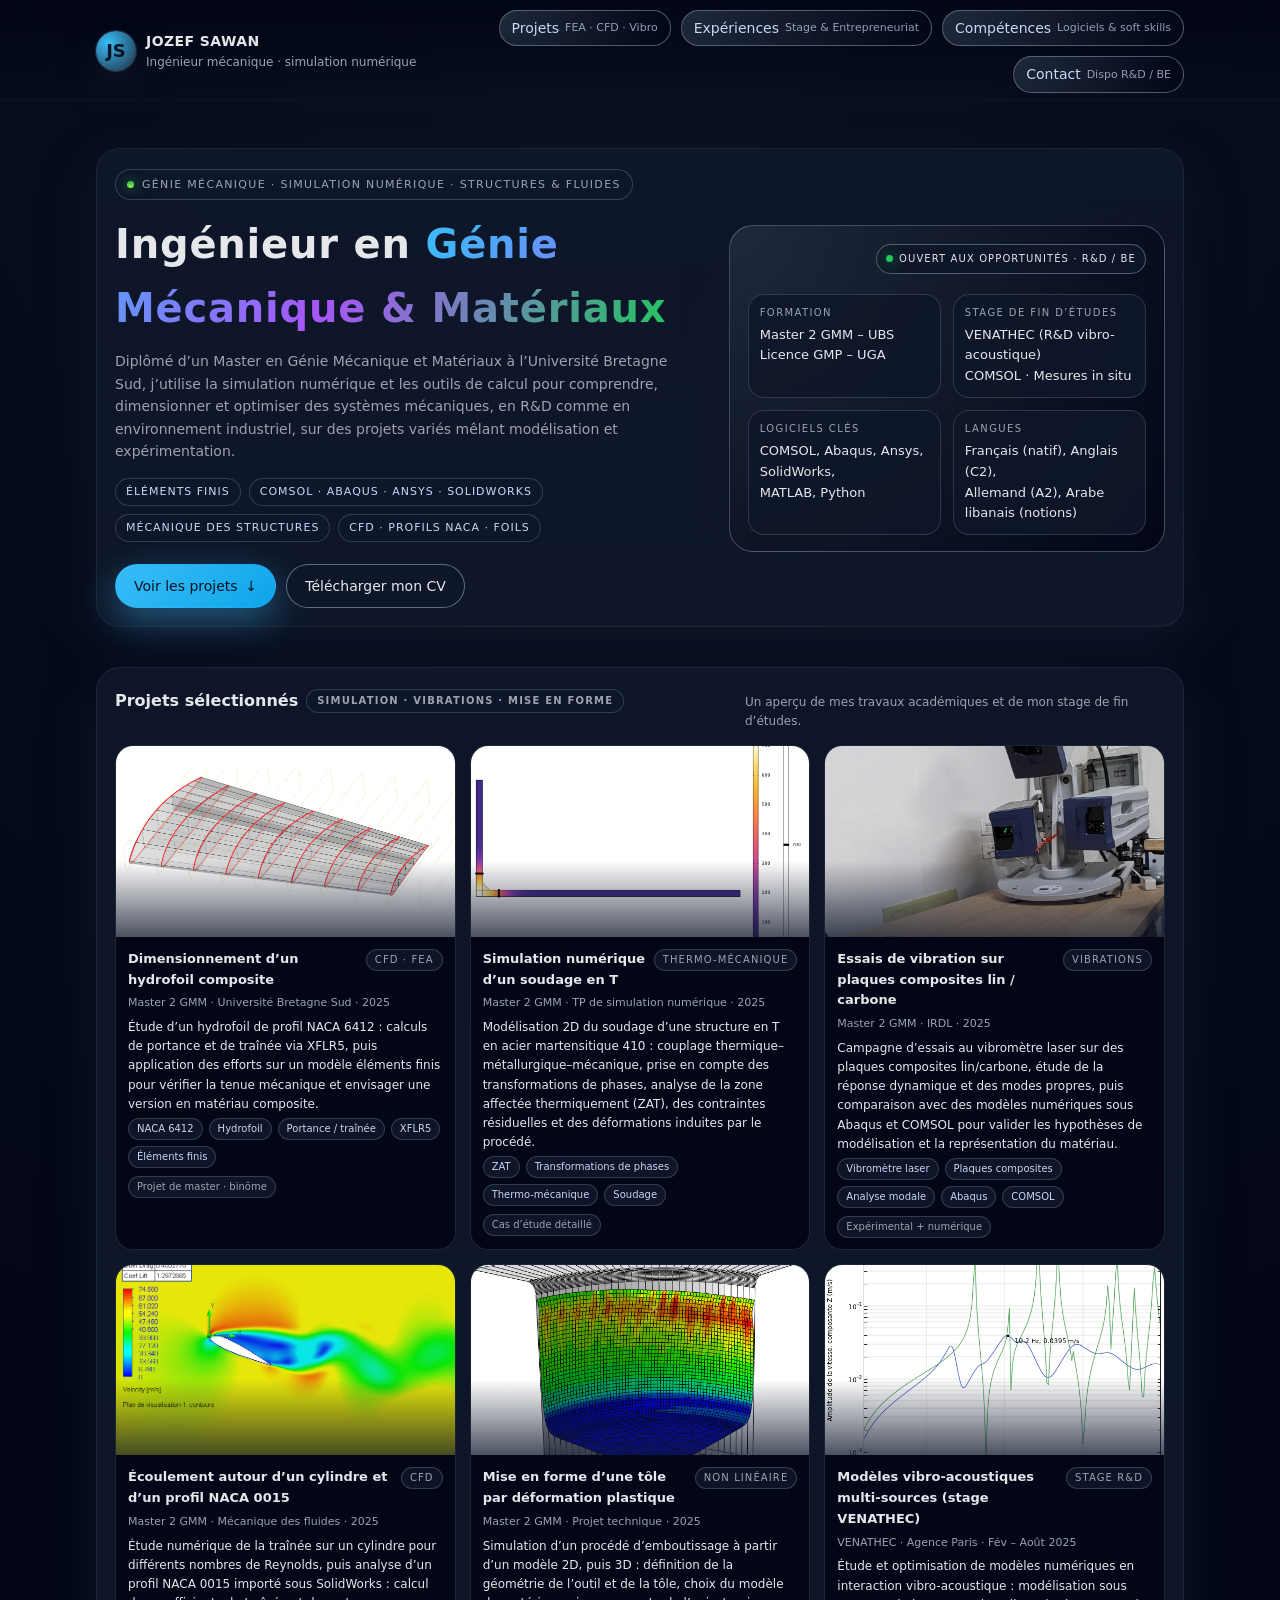
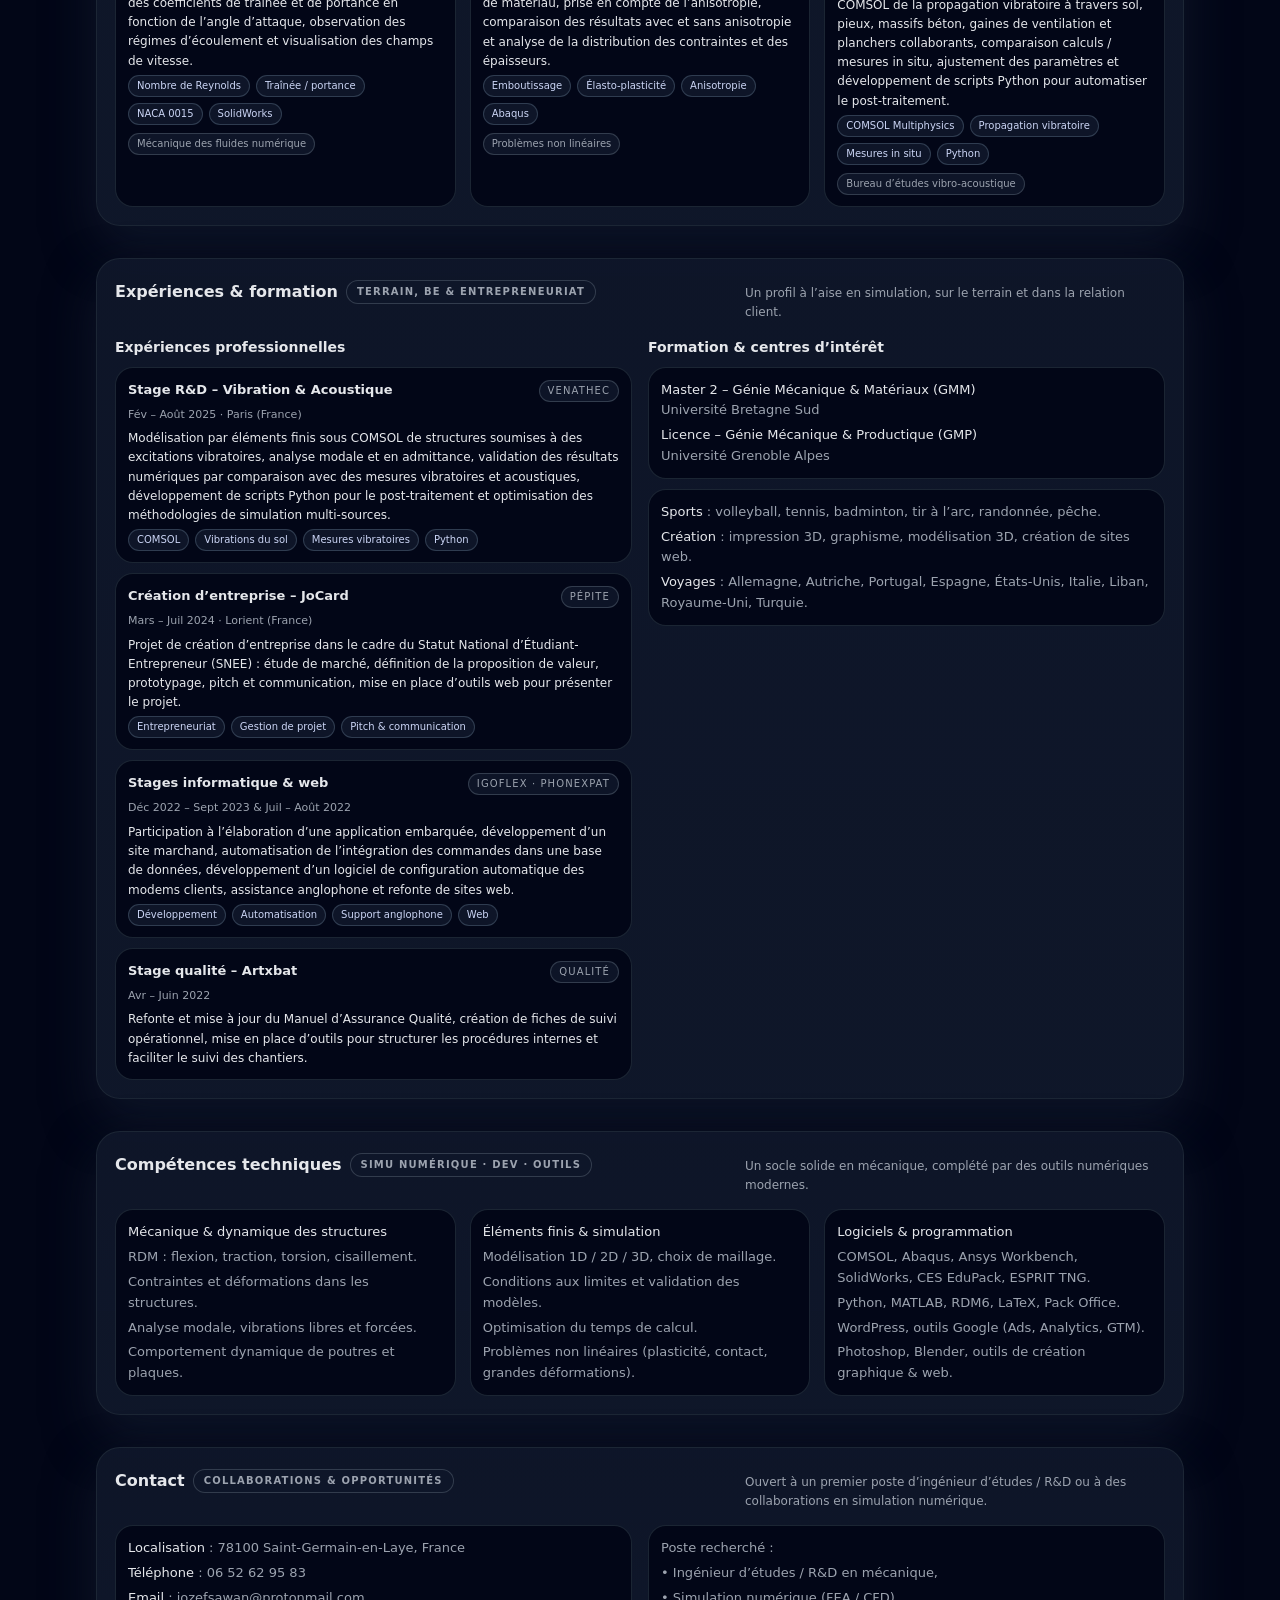
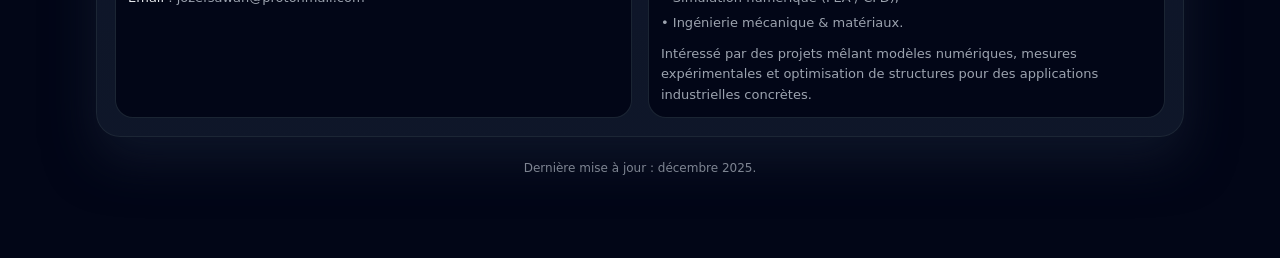
<file: index.html>
<!DOCTYPE html>
<html lang="fr">
<head>
  <meta charset="UTF-8" />
  <title>Portfolio – Jozef Sawan</title>
  <meta name="viewport" content="width=device-width, initial-scale=1" />
  <meta
    name="description"
    content="Portfolio de Jozef Sawan – Ingénieur en Génie Mécanique et Matériaux. Projets de simulation numérique, mécanique des structures, vibro-acoustique, éléments finis, CFD et matériaux composites."
  />

<link rel="stylesheet" href="assets/css/style.css">

<!-- Open Graph / LinkedIn preview -->
<meta property="og:title" content="Jozef Sawan – Ingénieur en Génie Mécanique & Matériaux">
<meta property="og:description" content="Portfolio d’ingénieur orienté simulation numérique, mécanique, matériaux et R&D. Projets académiques et industriels.">
<meta property="og:type" content="website">
<meta property="og:url" content="https://jozefsawan.github.io/">
<meta property="og:image" content="https://jozefsawan.github.io/img/preview.png">

<!-- Twitter / fallback -->
<meta name="twitter:card" content="summary_large_image">
<meta name="twitter:image" content="https://jozefsawan.github.io/img/preview.png">


</head>
<body>
  <a href="#main" class="skip-link">Aller au contenu principal</a>

  <header>
    <nav class="nav" aria-label="Navigation principale">
      <div class="nav-left">
        <div class="avatar" aria-hidden="true">JS</div>
        <div class="nav-title">
          <div class="nav-title-main">Jozef Sawan</div>
          <div class="nav-title-sub">Ingénieur mécanique · simulation numérique</div>
        </div>
      </div>

      <div class="nav-links">
        <a href="#projets" class="pill-link">
          Projets <span>FEA · CFD · Vibro</span>
        </a>
        <a href="#experience" class="pill-link">
          Expériences <span>Stage & Entrepreneuriat</span>
        </a>
        <a href="#skills" class="pill-link">
          Compétences <span>Logiciels & soft skills</span>
        </a>
        <a href="#contact" class="pill-link">
          Contact <span>Dispo R&D / BE</span>
        </a>
      </div>
    </nav>
  </header>

  <div class="page">
    <!-- HERO -->
    <section class="hero" id="top" aria-labelledby="hero-title">
      <div>
        <div class="badge">
          <span class="badge-dot"></span>
          Génie mécanique · Simulation numérique · Structures & fluides
        </div>

        <h1 class="hero-title" id="hero-title">
          Ingénieur en <span>Génie Mécanique & Matériaux</span><br />
        </h1>

        <p class="hero-subtitle">
          Diplômé d’un Master en Génie Mécanique et Matériaux
          à l’Université Bretagne Sud, j’utilise la simulation numérique et les
          outils de calcul pour comprendre, dimensionner et optimiser des systèmes
          mécaniques, en R&amp;D comme en environnement industriel, sur des projets
          variés mêlant modélisation et expérimentation.
        </p>

        <div class="hero-tags" aria-label="Mots-clés principaux">
          <div class="chip">Éléments finis</div>
          <div class="chip">COMSOL · Abaqus · Ansys · SolidWorks</div>
          <div class="chip">Mécanique des structures</div>
          <div class="chip">CFD · Profils NACA · Foils</div>
        </div>

        <div class="hero-actions">
          <a href="#projets" class="btn btn-primary">
            Voir les projets
            <span aria-hidden="true">↓</span>
          </a>
          <!-- Remplace # par le lien vers ton CV PDF -->
          <a href="assets/CV_Jozef_Sawan.pdf" class="btn btn-ghost" download>
            Télécharger mon CV
          </a>
        </div>
      </div>

      <div class="hero-right" aria-label="Résumé profil">
        <div class="hero-card">
          <div class="hero-badge-floating">
            <span class="hero-badge-pulse"></span>
            Ouvert aux opportunités · R&D / BE
          </div>

          <div class="hero-grid">
            <div class="hero-stat">
              <div class="hero-stat-label">Formation</div>
              <div class="hero-stat-value">
                Master 2 GMM – UBS<br />
                Licence GMP – UGA
              </div>
            </div>
            <div class="hero-stat">
              <div class="hero-stat-label">Stage de fin d’études</div>
              <div class="hero-stat-value">
                VENATHEC (R&D vibro-acoustique)<br />
                COMSOL · Mesures in situ
              </div>
            </div>
            <div class="hero-stat">
              <div class="hero-stat-label">Logiciels clés</div>
              <div class="hero-stat-value">
                COMSOL, Abaqus, Ansys, SolidWorks,<br />
                MATLAB, Python
              </div>
            </div>
            <div class="hero-stat">
              <div class="hero-stat-label">Langues</div>
              <div class="hero-stat-value">
                Français (natif), Anglais (C2),<br />
                Allemand (A2), Arabe libanais (notions)
              </div>
            </div>
          </div>
        </div>
      </div>
    </section>

    <main id="main">
      <!-- PROJETS -->
      <section id="projets" aria-labelledby="projets-title">
        <div class="section-header">
          <h2 class="section-title" id="projets-title">
            Projets sélectionnés
            <span class="section-title-pill">Simulation · Vibrations · Mise en forme</span>
          </h2>
          <p class="section-tagline">
            Un aperçu de mes travaux académiques et de mon stage de fin d’études.
          </p>
        </div>

        <div class="grid-3">
          <!-- Hydrofoil -->
          <article class="card">
            <div class="card-media">
              <img src="img/5.png" alt="Visualisation d’un hydrofoil de profil NACA 6412" />
              <div class="card-media-overlay" aria-hidden="true"></div>
            </div>
            <div class="card-body">
              <div class="card-title-row">
                <h3 class="card-title">Dimensionnement d’un hydrofoil composite</h3>
                <span class="card-tag">CFD · FEA</span>
              </div>
              <p class="card-meta">
                Master 2 GMM · Université Bretagne Sud · 2025
              </p>
              <p class="card-desc">
                Étude d’un hydrofoil de profil NACA 6412 : calculs de portance
                et de traînée via XFLR5, puis application des efforts sur un modèle
                éléments finis pour vérifier la tenue mécanique et envisager une version
                en matériau composite.
              </p>
              <div class="tags-row">
                <span class="tag">NACA 6412</span>
                <span class="tag">Hydrofoil</span>
                <span class="tag">Portance / traînée</span>
                <span class="tag">XFLR5</span>
                <span class="tag">Éléments finis</span>
              </div>
              <div class="card-footer">
                <span class="pill-mini">Projet de master · binôme</span>
              </div>
            </div>
          </article>

          <!-- Simulation soudage -->
          <article class="card">
            <div class="card-media">
              <img src="img/6.png" alt="Simulation numérique d’un soudage en T" />
              <div class="card-media-overlay" aria-hidden="true"></div>
            </div>
            <div class="card-body">
              <div class="card-title-row">
                <h3 class="card-title">
                  Simulation numérique d’un soudage en T
                </h3>
                <span class="card-tag">Thermo-mécanique</span>
              </div>
              <p class="card-meta">
                Master 2 GMM · TP de simulation numérique · 2025
              </p>
              <p class="card-desc">
                Modélisation 2D du soudage d’une structure en T en acier martensitique 410 :
                couplage thermique–métallurgique–mécanique, prise en compte des
                transformations de phases, analyse de la zone affectée thermiquement (ZAT),
                des contraintes résiduelles et des déformations induites par le procédé.
              </p>
              <div class="tags-row">
                <span class="tag">ZAT</span>
                <span class="tag">Transformations de phases</span>
                <span class="tag">Thermo-mécanique</span>
                <span class="tag">Soudage</span>
              </div>
              <div class="card-footer">
                <span class="pill-mini">Cas d’étude détaillé</span>
              </div>
            </div>
          </article>

          <!-- Vibro plaques composites -->
          <article class="card">
            <div class="card-media">
              <img src="img/4.jpg" alt="Montage d’essais de vibrations sur plaques composites" />
              <div class="card-media-overlay" aria-hidden="true"></div>
            </div>
            <div class="card-body">
              <div class="card-title-row">
                <h3 class="card-title">
                  Essais de vibration sur plaques composites lin / carbone
                </h3>
                <span class="card-tag">Vibrations</span>
              </div>
              <p class="card-meta">
                Master 2 GMM · IRDL · 2025
              </p>
              <p class="card-desc">
                Campagne d’essais au vibromètre laser sur des plaques composites lin/carbone,
                étude de la réponse dynamique et des modes propres, puis comparaison avec
                des modèles numériques sous Abaqus et COMSOL pour valider les hypothèses
                de modélisation et la représentation du matériau.
              </p>
              <div class="tags-row">
                <span class="tag">Vibromètre laser</span>
                <span class="tag">Plaques composites</span>
                <span class="tag">Analyse modale</span>
                <span class="tag">Abaqus</span>
                <span class="tag">COMSOL</span>
              </div>
              <div class="card-footer">
                <span class="pill-mini">Expérimental + numérique</span>
              </div>
            </div>
          </article>

          <!-- NACA / CFD -->
          <article class="card">
            <div class="card-media">
              <img src="img/3.png" alt="Écoulement autour d’un profil NACA 0015" />
              <div class="card-media-overlay" aria-hidden="true"></div>
            </div>
            <div class="card-body">
              <div class="card-title-row">
                <h3 class="card-title">
                  Écoulement autour d’un cylindre et d’un profil NACA 0015
                </h3>
                <span class="card-tag">CFD</span>
              </div>
              <p class="card-meta">
                Master 2 GMM · Mécanique des fluides · 2025
              </p>
              <p class="card-desc">
                Étude numérique de la traînée sur un cylindre pour différents nombres
                de Reynolds, puis analyse d’un profil NACA 0015 importé sous SolidWorks :
                calcul des coefficients de traînée et de portance en fonction de l’angle
                d’attaque, observation des régimes d’écoulement et visualisation des
                champs de vitesse.
              </p>
              <div class="tags-row">
                <span class="tag">Nombre de Reynolds</span>
                <span class="tag">Traînée / portance</span>
                <span class="tag">NACA 0015</span>
                <span class="tag">SolidWorks</span>
              </div>
              <div class="card-footer">
                <span class="pill-mini">Mécanique des fluides numérique</span>
              </div>
            </div>
          </article>

          <!-- Emboutissage -->
          <article class="card">
            <div class="card-media">
              <img src="img/1.png" alt="Simulation d’un procédé d’emboutissage de tôle" />
              <div class="card-media-overlay" aria-hidden="true"></div>
            </div>
            <div class="card-body">
              <div class="card-title-row">
                <h3 class="card-title">
                  Mise en forme d’une tôle par déformation plastique
                </h3>
                <span class="card-tag">Non linéaire</span>
              </div>
              <p class="card-meta">
                Master 2 GMM · Projet technique · 2025
              </p>
              <p class="card-desc">
                Simulation d’un procédé d’emboutissage à partir d’un modèle 2D, puis 3D :
                définition de la géométrie de l’outil et de la tôle, choix du modèle
                de matériau, prise en compte de l’anisotropie, comparaison des résultats
                avec et sans anisotropie et analyse de la distribution des contraintes
                et des épaisseurs.
              </p>
              <div class="tags-row">
                <span class="tag">Emboutissage</span>
                <span class="tag">Élasto-plasticité</span>
                <span class="tag">Anisotropie</span>
                <span class="tag">Abaqus</span>
              </div>
              <div class="card-footer">
                <span class="pill-mini">Problèmes non linéaires</span>
              </div>
            </div>
          </article>

          <!-- Stage VENATHEC -->
          <article class="card">
            <div class="card-media">
              <img src="img/2.png" alt="Schéma de propagation vibratoire étudié chez VENATHEC" />
              <div class="card-media-overlay" aria-hidden="true"></div>
            </div>
            <div class="card-body">
              <div class="card-title-row">
                <h3 class="card-title">
                  Modèles vibro-acoustiques multi-sources (stage VENATHEC)
                </h3>
                <span class="card-tag">Stage R&D</span>
              </div>
              <p class="card-meta">
                VENATHEC · Agence Paris · Fév – Août 2025
              </p>
              <p class="card-desc">
                Étude et optimisation de modèles numériques en interaction vibro-acoustique :
                modélisation sous COMSOL de la propagation vibratoire à travers sol, pieux,
                massifs béton, gaines de ventilation et planchers collaborants, comparaison
                calculs / mesures in situ, ajustement des paramètres et développement de
                scripts Python pour automatiser le post-traitement.
              </p>
              <div class="tags-row">
                <span class="tag">COMSOL Multiphysics</span>
                <span class="tag">Propagation vibratoire</span>
                <span class="tag">Mesures in situ</span>
                <span class="tag">Python</span>
              </div>
              <div class="card-footer">
                <span class="pill-mini">Bureau d’études vibro-acoustique</span>
              </div>
            </div>
          </article>
        </div>
      </section>

      <!-- EXPERIENCE & FORMATION -->
      <section id="experience" aria-labelledby="experience-title">
        <div class="section-header">
          <h2 class="section-title" id="experience-title">
            Expériences & formation
            <span class="section-title-pill">Terrain, BE & entrepreneuriat</span>
          </h2>
          <p class="section-tagline">
            Un profil à l’aise en simulation, sur le terrain et dans la relation client.
          </p>
        </div>

        <div class="grid-2">
          <div>
            <h3 style="font-size: 14px; margin-bottom: 8px;">Expériences professionnelles</h3>
            <div class="timeline">
              <article class="card">
                <div class="card-body">
                  <div class="card-title-row">
                    <h4 class="card-title">Stage R&D – Vibration & Acoustique</h4>
                    <span class="card-tag">VENATHEC</span>
                  </div>
                  <p class="card-meta">Fév – Août 2025 · Paris (France)</p>
                  <p class="card-desc">
                    Modélisation par éléments finis sous COMSOL de structures soumises à des
                    excitations vibratoires, analyse modale et en admittance, validation des
                    résultats numériques par comparaison avec des mesures vibratoires et
                    acoustiques, développement de scripts Python pour le post-traitement
                    et optimisation des méthodologies de simulation multi-sources.
                  </p>
                  <div class="tags-row">
                    <span class="tag">COMSOL</span>
                    <span class="tag">Vibrations du sol</span>
                    <span class="tag">Mesures vibratoires</span>
                    <span class="tag">Python</span>
                  </div>
                </div>
              </article>

              <article class="card">
                <div class="card-body">
                  <div class="card-title-row">
                    <h4 class="card-title">Création d’entreprise – JoCard</h4>
                    <span class="card-tag">Pépite</span>
                  </div>
                  <p class="card-meta">Mars – Juil 2024 · Lorient (France)</p>
                  <p class="card-desc">
                    Projet de création d’entreprise dans le cadre du Statut National
                    d’Étudiant-Entrepreneur (SNEE) : étude de marché, définition de la
                    proposition de valeur, prototypage, pitch et communication, mise en place
                    d’outils web pour présenter le projet.
                  </p>
                  <div class="tags-row">
                    <span class="tag">Entrepreneuriat</span>
                    <span class="tag">Gestion de projet</span>
                    <span class="tag">Pitch & communication</span>
                  </div>
                </div>
              </article>

              <article class="card">
                <div class="card-body">
                  <div class="card-title-row">
                    <h4 class="card-title">Stages informatique & web</h4>
                    <span class="card-tag">iGoFlex · Phonexpat</span>
                  </div>
                  <p class="card-meta">Déc 2022 – Sept 2023 & Juil – Août 2022</p>
                  <p class="card-desc">
                    Participation à l’élaboration d’une application embarquée, développement
                    d’un site marchand, automatisation de l’intégration des commandes dans une
                    base de données, développement d’un logiciel de configuration automatique
                    des modems clients, assistance anglophone et refonte de sites web.
                  </p>
                  <div class="tags-row">
                    <span class="tag">Développement</span>
                    <span class="tag">Automatisation</span>
                    <span class="tag">Support anglophone</span>
                    <span class="tag">Web</span>
                  </div>
                </div>
              </article>

              <article class="card">
                <div class="card-body">
                  <div class="card-title-row">
                    <h4 class="card-title">Stage qualité – Artxbat</h4>
                    <span class="card-tag">Qualité</span>
                  </div>
                  <p class="card-meta">Avr – Juin 2022</p>
                  <p class="card-desc">
                    Refonte et mise à jour du Manuel d’Assurance Qualité, création de fiches
                    de suivi opérationnel, mise en place d’outils pour structurer les
                    procédures internes et faciliter le suivi des chantiers.
                  </p>
                </div>
              </article>
            </div>
          </div>

          <div>
            <h3 style="font-size: 14px; margin-bottom: 8px;">Formation & centres d’intérêt</h3>
            <article class="card">
              <div class="list">
                <div>
                  <strong>Master 2 – Génie Mécanique & Matériaux (GMM)</strong><br />
                  Université Bretagne Sud
                </div>
                <div>
                  <strong>Licence – Génie Mécanique & Productique (GMP)</strong><br />
                  Université Grenoble Alpes
                </div>
              </div>
            </article>

            <article class="card" style="margin-top: 10px;">
              <div class="list">
                <div>
                  <strong>Sports</strong> : volleyball, tennis, badminton, tir à l’arc,
                  randonnée, pêche.
                </div>
                <div>
                  <strong>Création</strong> : impression 3D, graphisme, modélisation
                  3D, création de sites web.
                </div>
                <div>
                  <strong>Voyages</strong> : Allemagne, Autriche, Portugal, Espagne,
                  États-Unis, Italie, Liban, Royaume-Uni, Turquie.
                </div>
              </div>
            </article>
          </div>
        </div>
      </section>

      <!-- COMPETENCES -->
      <section id="skills" aria-labelledby="skills-title">
        <div class="section-header">
          <h2 class="section-title" id="skills-title">
            Compétences techniques
            <span class="section-title-pill">Simu numérique · Dev · Outils</span>
          </h2>
          <p class="section-tagline">
            Un socle solide en mécanique, complété par des outils numériques modernes.
          </p>
        </div>

        <div class="grid-3">
          <article class="card">
            <div class="list">
              <div><strong>Mécanique & dynamique des structures</strong></div>
              <div>RDM : flexion, traction, torsion, cisaillement.</div>
              <div>Contraintes et déformations dans les structures.</div>
              <div>Analyse modale, vibrations libres et forcées.</div>
              <div>Comportement dynamique de poutres et plaques.</div>
            </div>
          </article>

          <article class="card">
            <div class="list">
              <div><strong>Éléments finis & simulation</strong></div>
              <div>Modélisation 1D / 2D / 3D, choix de maillage.</div>
              <div>Conditions aux limites et validation des modèles.</div>
              <div>Optimisation du temps de calcul.</div>
              <div>Problèmes non linéaires (plasticité, contact, grandes déformations).</div>
            </div>
          </article>

          <article class="card">
            <div class="list">
              <div><strong>Logiciels & programmation</strong></div>
              <div>COMSOL, Abaqus, Ansys Workbench, SolidWorks, CES EduPack, ESPRIT TNG.</div>
              <div>Python, MATLAB, RDM6, LaTeX, Pack Office.</div>
              <div>WordPress, outils Google (Ads, Analytics, GTM).</div>
              <div>Photoshop, Blender, outils de création graphique & web.</div>
            </div>
          </article>
        </div>
      </section>

      <!-- CONTACT -->
      <section id="contact" aria-labelledby="contact-title">
        <div class="section-header">
          <h2 class="section-title" id="contact-title">
            Contact
            <span class="section-title-pill">Collaborations & opportunités</span>
          </h2>
          <p class="section-tagline">
            Ouvert à un premier poste d’ingénieur d’études / R&D ou à des collaborations en simulation numérique.
          </p>
        </div>

        <div class="grid-2">
          <article class="card">
            <div class="list">
              <div><strong>Localisation</strong> : 78100 Saint-Germain-en-Laye, France</div>
              <div><strong>Téléphone</strong> : 06 52 62 95 83</div>
              <div>
                <strong>Email</strong> :
                <a href="mailto:jozefsawan@protonmail.com">jozefsawan@protonmail.com</a>
              </div>
            </div>
          </article>

          <article class="card">
            <div class="list">
              <div>Poste recherché :</div>
              <div>• Ingénieur d’études / R&D en mécanique,</div>
              <div>• Simulation numérique (FEA / CFD),</div>
              <div>• Ingénierie mécanique & matériaux.</div>
              <div style="margin-top: 6px;">
                Intéressé par des projets mêlant modèles numériques, mesures expérimentales
                et optimisation de structures pour des applications industrielles concrètes.
              </div>
            </div>
          </article>
        </div>
      </section>
    </main>

    <footer>
      <span style="opacity: 0.8;">Dernière mise à jour : décembre 2025.</span>
    </footer>
  </div>
</body>
</html>
</file>
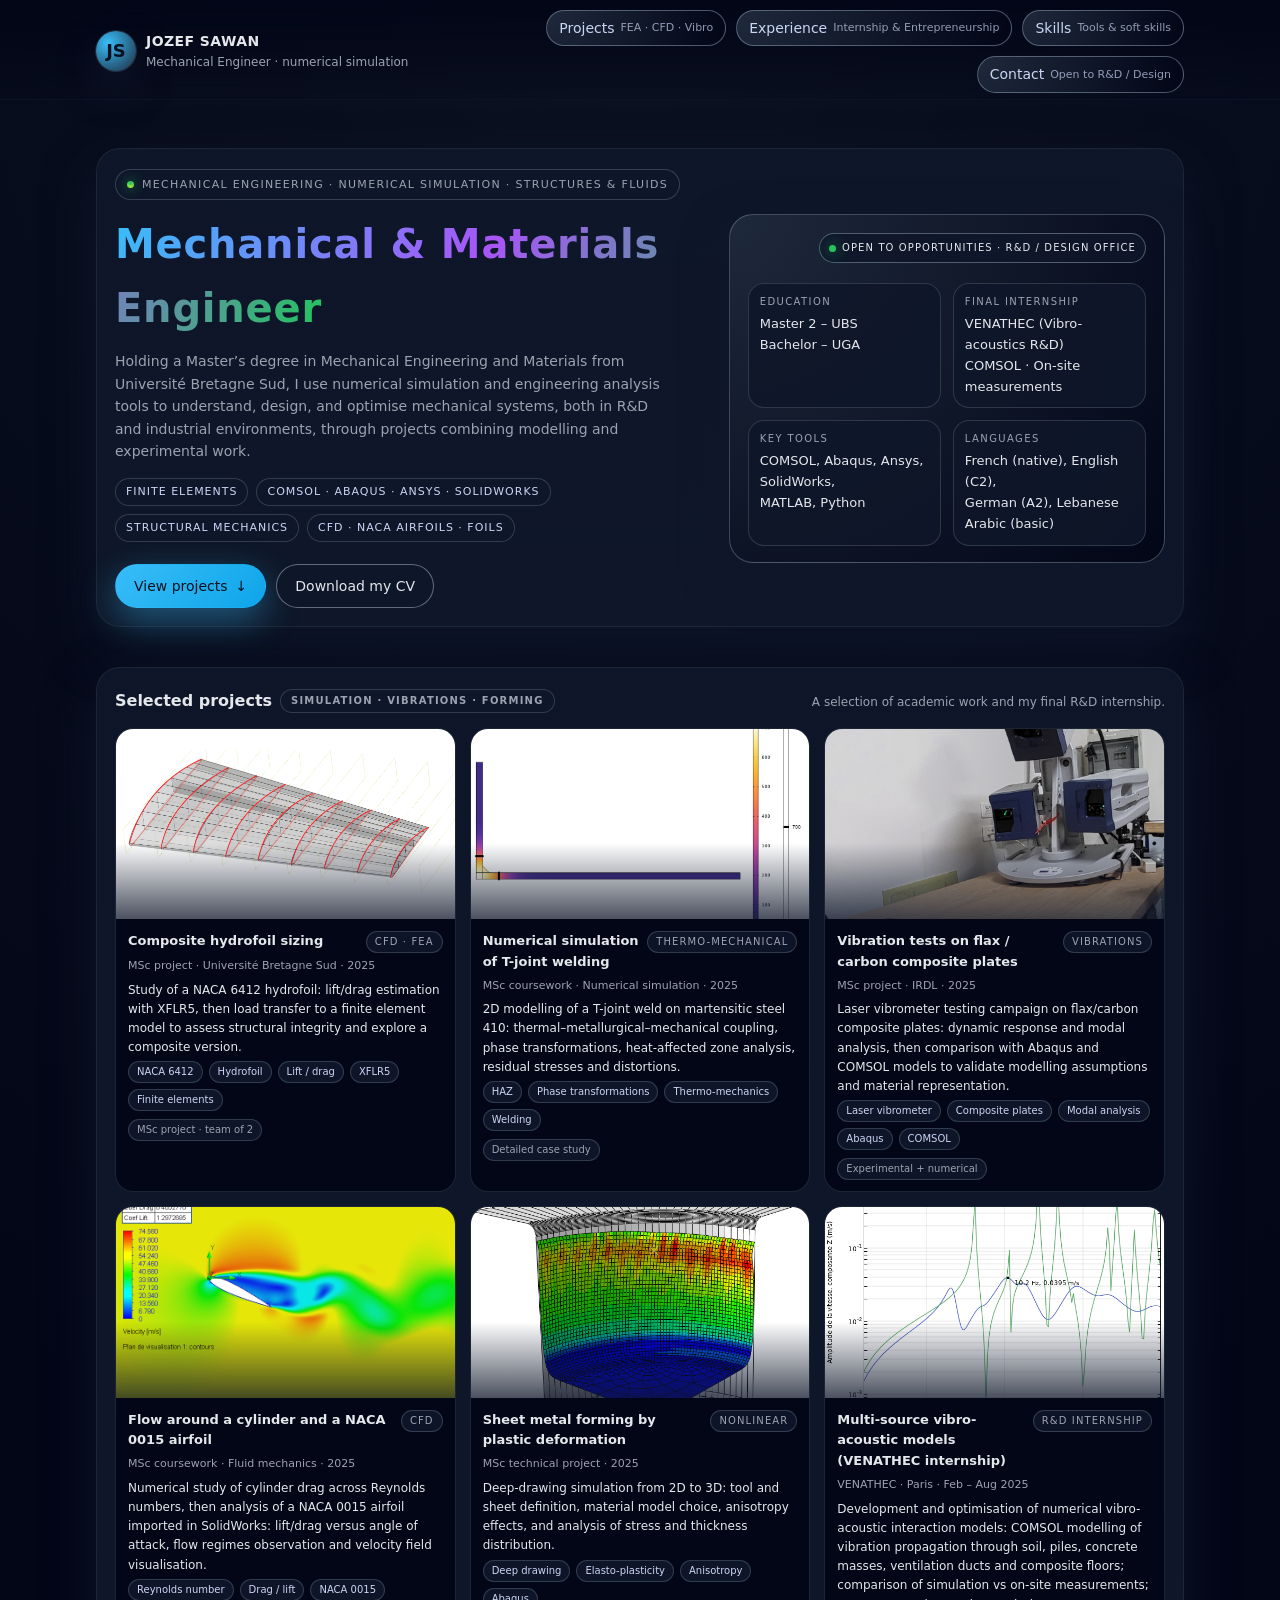
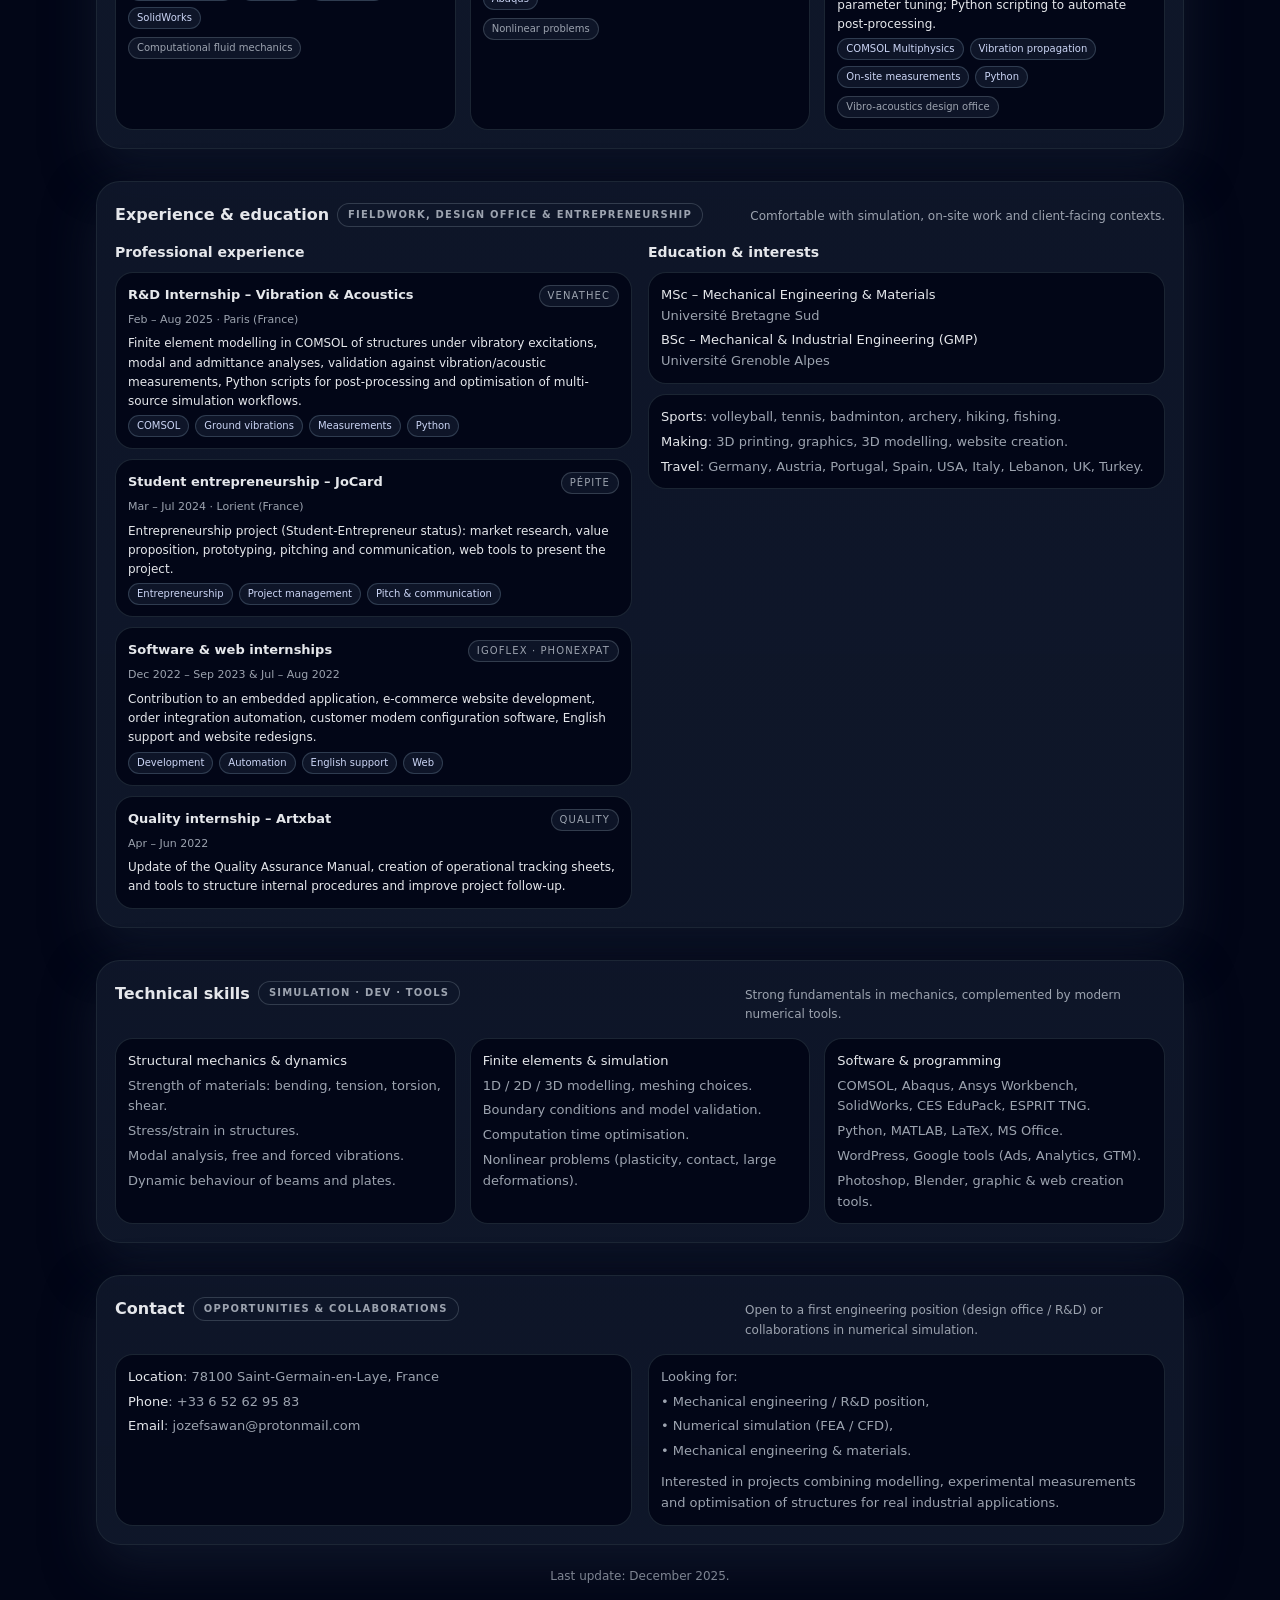
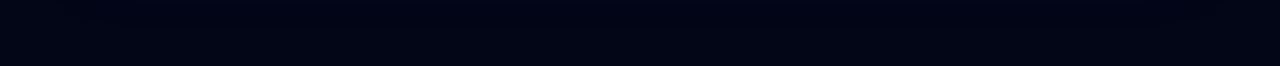
<file: en/index.html>
<!DOCTYPE html>
<html lang="en">
<head>
  <meta charset="UTF-8" />
  <title>Portfolio – Jozef Sawan</title>
  <meta name="viewport" content="width=device-width, initial-scale=1" />
  <meta
    name="description"
    content="Jozef Sawan’s portfolio – Mechanical & Materials Engineer. Projects in numerical simulation, structural mechanics, finite elements, CFD, composites, and R&D."
  />

  <link rel="stylesheet" href="../assets/css/style.css">

  <!-- Open Graph / LinkedIn preview -->
  <meta property="og:title" content="Jozef Sawan – Mechanical & Materials Engineer">
  <meta property="og:description" content="Engineering portfolio focused on numerical simulation, mechanics, materials and R&D. Academic and industrial projects.">
  <meta property="og:type" content="website">
  <meta property="og:url" content="https://jozefsawan.github.io/index-en.html">
  <meta property="og:image" content="https://jozefsawan.github.io/img/preview.png">

  <!-- Twitter / fallback -->
  <meta name="twitter:card" content="summary_large_image">
  <meta name="twitter:image" content="https://jozefsawan.github.io/img/preview.png">
</head>

<body>
  <a href="#main" class="skip-link">Skip to main content</a>

  <header>
    <nav class="nav" aria-label="Main navigation">
      <div class="nav-left">
        <div class="avatar" aria-hidden="true">JS</div>
        <div class="nav-title">
          <div class="nav-title-main">Jozef Sawan</div>
          <div class="nav-title-sub">Mechanical Engineer · numerical simulation</div>
        </div>
      </div>

      <div class="nav-links">
        <a href="#projects" class="pill-link">
          Projects <span>FEA · CFD · Vibro</span>
        </a>
        <a href="#experience" class="pill-link">
          Experience <span>Internship & Entrepreneurship</span>
        </a>
        <a href="#skills" class="pill-link">
          Skills <span>Tools & soft skills</span>
        </a>
        <a href="#contact" class="pill-link">
          Contact <span>Open to R&D / Design</span>
        </a>
      </div>
    </nav>
  </header>

  <div class="page">
    <!-- HERO -->
    <section class="hero" id="top" aria-labelledby="hero-title">
      <div>
        <div class="badge">
          <span class="badge-dot"></span>
          Mechanical engineering · Numerical simulation · Structures & fluids
        </div>

        <h1 class="hero-title" id="hero-title">
          <span>Mechanical & Materials Engineer</span><br />
        </h1>

        <p class="hero-subtitle">
          Holding a Master’s degree in Mechanical Engineering and Materials from Université Bretagne Sud, I use numerical simulation and engineering analysis tools to understand, design, and optimise mechanical systems, both in R&D and industrial environments, through projects combining modelling and experimental work.
        </p>

        <div class="hero-tags" aria-label="Main keywords">
          <div class="chip">Finite elements</div>
          <div class="chip">COMSOL · Abaqus · Ansys · SolidWorks</div>
          <div class="chip">Structural mechanics</div>
          <div class="chip">CFD · NACA airfoils · Foils</div>
        </div>

        <div class="hero-actions">
          <a href="#projects" class="btn btn-primary">
            View projects
            <span aria-hidden="true">↓</span>
          </a>
          <a href="../assets/CV_Jozef_Sawan_EN.pdf" class="btn btn-ghost" download>
            Download my CV
          </a>
        </div>
      </div>

      <div class="hero-right" aria-label="Profile summary">
        <div class="hero-card">
          <div class="hero-badge-floating">
            <span class="hero-badge-pulse"></span>
            Open to opportunities · R&amp;D / Design Office
          </div>

          <div class="hero-grid">
            <div class="hero-stat">
              <div class="hero-stat-label">Education</div>
              <div class="hero-stat-value">
                Master 2 – UBS<br />
                Bachelor – UGA
              </div>
            </div>

            <div class="hero-stat">
              <div class="hero-stat-label">Final internship</div>
              <div class="hero-stat-value">
                VENATHEC (Vibro-acoustics R&amp;D)<br />
                COMSOL · On-site measurements
              </div>
            </div>

            <div class="hero-stat">
              <div class="hero-stat-label">Key tools</div>
              <div class="hero-stat-value">
                COMSOL, Abaqus, Ansys, SolidWorks,<br />
                MATLAB, Python
              </div>
            </div>

            <div class="hero-stat">
              <div class="hero-stat-label">Languages</div>
              <div class="hero-stat-value">
                French (native), English (C2),<br />
                German (A2), Lebanese Arabic (basic)
              </div>
            </div>
          </div>
        </div>
      </div>
    </section>

    <main id="main">
      <!-- PROJECTS -->
      <section id="projects" aria-labelledby="projects-title">
        <div class="section-header">
          <h2 class="section-title" id="projects-title">
            Selected projects
            <span class="section-title-pill">Simulation · Vibrations · Forming</span>
          </h2>
          <p class="section-tagline">
            A selection of academic work and my final R&amp;D internship.
          </p>
        </div>

        <div class="grid-3">
          <!-- Hydrofoil -->
          <article class="card">
            <div class="card-media">
              <img src="../img/5.png" alt="Composite hydrofoil based on NACA 6412 profile" />
              <div class="card-media-overlay" aria-hidden="true"></div>
            </div>
            <div class="card-body">
              <div class="card-title-row">
                <h3 class="card-title">Composite hydrofoil sizing</h3>
                <span class="card-tag">CFD · FEA</span>
              </div>
              <p class="card-meta">
                MSc project · Université Bretagne Sud · 2025
              </p>
              <p class="card-desc">
                Study of a NACA 6412 hydrofoil: lift/drag estimation with XFLR5, then
                load transfer to a finite element model to assess structural integrity
                and explore a composite version.
              </p>
              <div class="tags-row">
                <span class="tag">NACA 6412</span>
                <span class="tag">Hydrofoil</span>
                <span class="tag">Lift / drag</span>
                <span class="tag">XFLR5</span>
                <span class="tag">Finite elements</span>
              </div>
              <div class="card-footer">
                <span class="pill-mini">MSc project · team of 2</span>
              </div>
            </div>
          </article>

          <!-- Welding simulation -->
          <article class="card">
            <div class="card-media">
              <img src="../img/6.png" alt="Numerical simulation of a T-joint welding process" />
              <div class="card-media-overlay" aria-hidden="true"></div>
            </div>
            <div class="card-body">
              <div class="card-title-row">
                <h3 class="card-title">Numerical simulation of T-joint welding</h3>
                <span class="card-tag">Thermo-mechanical</span>
              </div>
              <p class="card-meta">
                MSc coursework · Numerical simulation · 2025
              </p>
              <p class="card-desc">
                2D modelling of a T-joint weld on martensitic steel 410:
                thermal–metallurgical–mechanical coupling, phase transformations,
                heat-affected zone analysis, residual stresses and distortions.
              </p>
              <div class="tags-row">
                <span class="tag">HAZ</span>
                <span class="tag">Phase transformations</span>
                <span class="tag">Thermo-mechanics</span>
                <span class="tag">Welding</span>
              </div>
              <div class="card-footer">
                <span class="pill-mini">Detailed case study</span>
              </div>
            </div>
          </article>

          <!-- Composite plates vibration tests -->
          <article class="card">
            <div class="card-media">
              <img src="../img/4.jpg" alt="Vibration testing setup on composite plates" />
              <div class="card-media-overlay" aria-hidden="true"></div>
            </div>
            <div class="card-body">
              <div class="card-title-row">
                <h3 class="card-title">Vibration tests on flax / carbon composite plates</h3>
                <span class="card-tag">Vibrations</span>
              </div>
              <p class="card-meta">
                MSc project · IRDL · 2025
              </p>
              <p class="card-desc">
                Laser vibrometer testing campaign on flax/carbon composite plates:
                dynamic response and modal analysis, then comparison with Abaqus and COMSOL
                models to validate modelling assumptions and material representation.
              </p>
              <div class="tags-row">
                <span class="tag">Laser vibrometer</span>
                <span class="tag">Composite plates</span>
                <span class="tag">Modal analysis</span>
                <span class="tag">Abaqus</span>
                <span class="tag">COMSOL</span>
              </div>
              <div class="card-footer">
                <span class="pill-mini">Experimental + numerical</span>
              </div>
            </div>
          </article>

          <!-- NACA / CFD -->
          <article class="card">
            <div class="card-media">
              <img src="../img/3.png" alt="Flow around a NACA 0015 airfoil" />
              <div class="card-media-overlay" aria-hidden="true"></div>
            </div>
            <div class="card-body">
              <div class="card-title-row">
                <h3 class="card-title">Flow around a cylinder and a NACA 0015 airfoil</h3>
                <span class="card-tag">CFD</span>
              </div>
              <p class="card-meta">
                MSc coursework · Fluid mechanics · 2025
              </p>
              <p class="card-desc">
                Numerical study of cylinder drag across Reynolds numbers, then analysis of
                a NACA 0015 airfoil imported in SolidWorks: lift/drag versus angle of attack,
                flow regimes observation and velocity field visualisation.
              </p>
              <div class="tags-row">
                <span class="tag">Reynolds number</span>
                <span class="tag">Drag / lift</span>
                <span class="tag">NACA 0015</span>
                <span class="tag">SolidWorks</span>
              </div>
              <div class="card-footer">
                <span class="pill-mini">Computational fluid mechanics</span>
              </div>
            </div>
          </article>

          <!-- Sheet metal forming -->
          <article class="card">
            <div class="card-media">
              <img src="../img/1.png" alt="Sheet metal forming simulation" />
              <div class="card-media-overlay" aria-hidden="true"></div>
            </div>
            <div class="card-body">
              <div class="card-title-row">
                <h3 class="card-title">Sheet metal forming by plastic deformation</h3>
                <span class="card-tag">Nonlinear</span>
              </div>
              <p class="card-meta">
                MSc technical project · 2025
              </p>
              <p class="card-desc">
                Deep-drawing simulation from 2D to 3D: tool and sheet definition, material
                model choice, anisotropy effects, and analysis of stress and thickness distribution.
              </p>
              <div class="tags-row">
                <span class="tag">Deep drawing</span>
                <span class="tag">Elasto-plasticity</span>
                <span class="tag">Anisotropy</span>
                <span class="tag">Abaqus</span>
              </div>
              <div class="card-footer">
                <span class="pill-mini">Nonlinear problems</span>
              </div>
            </div>
          </article>

          <!-- Internship -->
          <article class="card">
            <div class="card-media">
              <img src="../img/2.png" alt="Vibration propagation modelling studied at VENATHEC" />
              <div class="card-media-overlay" aria-hidden="true"></div>
            </div>
            <div class="card-body">
              <div class="card-title-row">
                <h3 class="card-title">Multi-source vibro-acoustic models (VENATHEC internship)</h3>
                <span class="card-tag">R&amp;D internship</span>
              </div>
              <p class="card-meta">
                VENATHEC · Paris · Feb – Aug 2025
              </p>
              <p class="card-desc">
                Development and optimisation of numerical vibro-acoustic interaction models:
                COMSOL modelling of vibration propagation through soil, piles, concrete masses,
                ventilation ducts and composite floors; comparison of simulation vs on-site
                measurements; parameter tuning; Python scripting to automate post-processing.
              </p>
              <div class="tags-row">
                <span class="tag">COMSOL Multiphysics</span>
                <span class="tag">Vibration propagation</span>
                <span class="tag">On-site measurements</span>
                <span class="tag">Python</span>
              </div>
              <div class="card-footer">
                <span class="pill-mini">Vibro-acoustics design office</span>
              </div>
            </div>
          </article>
        </div>
      </section>

      <!-- EXPERIENCE & EDUCATION -->
      <section id="experience" aria-labelledby="experience-title">
        <div class="section-header">
          <h2 class="section-title" id="experience-title">
            Experience & education
            <span class="section-title-pill">Fieldwork, design office & entrepreneurship</span>
          </h2>
          <p class="section-tagline">
            Comfortable with simulation, on-site work and client-facing contexts.
          </p>
        </div>

        <div class="grid-2">
          <div>
            <h3 style="font-size: 14px; margin-bottom: 8px;">Professional experience</h3>
            <div class="timeline">
              <article class="card">
                <div class="card-body">
                  <div class="card-title-row">
                    <h4 class="card-title">R&amp;D Internship – Vibration & Acoustics</h4>
                    <span class="card-tag">VENATHEC</span>
                  </div>
                  <p class="card-meta">Feb – Aug 2025 · Paris (France)</p>
                  <p class="card-desc">
                    Finite element modelling in COMSOL of structures under vibratory excitations,
                    modal and admittance analyses, validation against vibration/acoustic measurements,
                    Python scripts for post-processing and optimisation of multi-source simulation workflows.
                  </p>
                  <div class="tags-row">
                    <span class="tag">COMSOL</span>
                    <span class="tag">Ground vibrations</span>
                    <span class="tag">Measurements</span>
                    <span class="tag">Python</span>
                  </div>
                </div>
              </article>

              <article class="card">
                <div class="card-body">
                  <div class="card-title-row">
                    <h4 class="card-title">Student entrepreneurship – JoCard</h4>
                    <span class="card-tag">Pépite</span>
                  </div>
                  <p class="card-meta">Mar – Jul 2024 · Lorient (France)</p>
                  <p class="card-desc">
                    Entrepreneurship project (Student-Entrepreneur status): market research,
                    value proposition, prototyping, pitching and communication, web tools to present the project.
                  </p>
                  <div class="tags-row">
                    <span class="tag">Entrepreneurship</span>
                    <span class="tag">Project management</span>
                    <span class="tag">Pitch & communication</span>
                  </div>
                </div>
              </article>

              <article class="card">
                <div class="card-body">
                  <div class="card-title-row">
                    <h4 class="card-title">Software & web internships</h4>
                    <span class="card-tag">iGoFlex · Phonexpat</span>
                  </div>
                  <p class="card-meta">Dec 2022 – Sep 2023 & Jul – Aug 2022</p>
                  <p class="card-desc">
                    Contribution to an embedded application, e-commerce website development,
                    order integration automation, customer modem configuration software, English support
                    and website redesigns.
                  </p>
                  <div class="tags-row">
                    <span class="tag">Development</span>
                    <span class="tag">Automation</span>
                    <span class="tag">English support</span>
                    <span class="tag">Web</span>
                  </div>
                </div>
              </article>

              <article class="card">
                <div class="card-body">
                  <div class="card-title-row">
                    <h4 class="card-title">Quality internship – Artxbat</h4>
                    <span class="card-tag">Quality</span>
                  </div>
                  <p class="card-meta">Apr – Jun 2022</p>
                  <p class="card-desc">
                    Update of the Quality Assurance Manual, creation of operational tracking sheets,
                    and tools to structure internal procedures and improve project follow-up.
                  </p>
                </div>
              </article>
            </div>
          </div>

          <div>
            <h3 style="font-size: 14px; margin-bottom: 8px;">Education & interests</h3>
            <article class="card">
              <div class="list">
                <div>
                  <strong>MSc – Mechanical Engineering & Materials</strong><br />
                  Université Bretagne Sud
                </div>
                <div>
                  <strong>BSc – Mechanical & Industrial Engineering (GMP)</strong><br />
                  Université Grenoble Alpes
                </div>
              </div>
            </article>

            <article class="card" style="margin-top: 10px;">
              <div class="list">
                <div>
                  <strong>Sports</strong>: volleyball, tennis, badminton, archery, hiking, fishing.
                </div>
                <div>
                  <strong>Making</strong>: 3D printing, graphics, 3D modelling, website creation.
                </div>
                <div>
                  <strong>Travel</strong>: Germany, Austria, Portugal, Spain, USA, Italy, Lebanon, UK, Turkey.
                </div>
              </div>
            </article>
          </div>
        </div>
      </section>

      <!-- SKILLS -->
      <section id="skills" aria-labelledby="skills-title">
        <div class="section-header">
          <h2 class="section-title" id="skills-title">
            Technical skills
            <span class="section-title-pill">Simulation · Dev · Tools</span>
          </h2>
          <p class="section-tagline">
            Strong fundamentals in mechanics, complemented by modern numerical tools.
          </p>
        </div>

        <div class="grid-3">
          <article class="card">
            <div class="list">
              <div><strong>Structural mechanics & dynamics</strong></div>
              <div>Strength of materials: bending, tension, torsion, shear.</div>
              <div>Stress/strain in structures.</div>
              <div>Modal analysis, free and forced vibrations.</div>
              <div>Dynamic behaviour of beams and plates.</div>
            </div>
          </article>

          <article class="card">
            <div class="list">
              <div><strong>Finite elements & simulation</strong></div>
              <div>1D / 2D / 3D modelling, meshing choices.</div>
              <div>Boundary conditions and model validation.</div>
              <div>Computation time optimisation.</div>
              <div>Nonlinear problems (plasticity, contact, large deformations).</div>
            </div>
          </article>

          <article class="card">
            <div class="list">
              <div><strong>Software & programming</strong></div>
              <div>COMSOL, Abaqus, Ansys Workbench, SolidWorks, CES EduPack, ESPRIT TNG.</div>
              <div>Python, MATLAB, LaTeX, MS Office.</div>
              <div>WordPress, Google tools (Ads, Analytics, GTM).</div>
              <div>Photoshop, Blender, graphic & web creation tools.</div>
            </div>
          </article>
        </div>
      </section>

      <!-- CONTACT -->
      <section id="contact" aria-labelledby="contact-title">
        <div class="section-header">
          <h2 class="section-title" id="contact-title">
            Contact
            <span class="section-title-pill">Opportunities & collaborations</span>
          </h2>
          <p class="section-tagline">
            Open to a first engineering position (design office / R&amp;D) or collaborations in numerical simulation.
          </p>
        </div>

        <div class="grid-2">
          <article class="card">
            <div class="list">
              <div><strong>Location</strong>: 78100 Saint-Germain-en-Laye, France</div>
              <div><strong>Phone</strong>: +33 6 52 62 95 83</div>
              <div>
                <strong>Email</strong>:
                <a href="mailto:jozefsawan@protonmail.com">jozefsawan@protonmail.com</a>
              </div>
            </div>
          </article>

          <article class="card">
            <div class="list">
              <div>Looking for:</div>
              <div>• Mechanical engineering / R&amp;D position,</div>
              <div>• Numerical simulation (FEA / CFD),</div>
              <div>• Mechanical engineering & materials.</div>
              <div style="margin-top: 6px;">
                Interested in projects combining modelling, experimental measurements
                and optimisation of structures for real industrial applications.
              </div>
            </div>
          </article>
        </div>
      </section>
    </main>

    <footer>
      <span style="opacity: 0.8;">Last update: December 2025.</span>
    </footer>
  </div>
</body>
</html>
</file>
<file: assets/css/style.css>
:root {
      --bg: #020617;
      --bg-alt: #020617;
      --card: #020617;
      --primary: #38bdf8;
      --primary-soft: rgba(56, 189, 248, 0.12);
      --text: #e5e7eb;
      --muted: #9ca3af;
      --accent: #a855f7;
      --border: #1f2937;
      --radius: 18px;
      --shadow-soft: 0 18px 45px rgba(15, 23, 42, 0.9);
    }

    * {
      box-sizing: border-box;
      margin: 0;
      padding: 0;
    }

    html {
      scroll-behavior: smooth;
    }

    body {
      font-family: system-ui, -apple-system, BlinkMacSystemFont, "SF Pro Text",
        "Segoe UI", sans-serif;
      background: radial-gradient(circle at top, #0b1120 0, #020617 45%, #020617 100%);
      color: var(--text);
      line-height: 1.6;
      -webkit-font-smoothing: antialiased;
    }

    a {
      color: inherit;
      text-decoration: none;
    }

    img {
      max-width: 100%;
      height: auto;
      display: block;
    }

    /* Skip link */

    .skip-link {
      position: absolute;
      left: -999px;
      top: 8px;
      padding: 8px 12px;
      background: #0ea5e9;
      color: #0b1120;
      border-radius: 999px;
      font-size: 13px;
      z-index: 100;
    }

    .skip-link:focus {
      left: 16px;
      outline: none;
      box-shadow: 0 0 0 2px #e0f2fe;
    }

    /* Layout */

    .page {
      max-width: 1120px;
      margin: 0 auto;
      padding: 24px 16px 80px;
    }

    header {
      position: sticky;
      top: 0;
      z-index: 50;
      backdrop-filter: blur(18px);
      background: linear-gradient(
        to bottom,
        rgba(2, 6, 23, 0.95),
        rgba(2, 6, 23, 0.6),
        transparent
      );
      border-bottom: 1px solid rgba(15, 23, 42, 0.8);
    }

    .nav {
      max-width: 1120px;
      margin: 0 auto;
      padding: 10px 16px 6px;
      display: flex;
      align-items: center;
      justify-content: space-between;
      gap: 16px;
      flex-wrap: wrap;
    }

    .nav-left {
      display: flex;
      align-items: center;
      gap: 10px;
      min-width: 0;
    }

    .avatar {
      width: 40px;
      height: 40px;
      border-radius: 999px;
      background: radial-gradient(circle at 30% 30%, #38bdf8, #1e293b);
      display: inline-flex;
      align-items: center;
      justify-content: center;
      font-weight: 700;
      font-size: 18px;
      color: #0b1120;
      box-shadow: 0 0 0 1px rgba(148, 163, 184, 0.2),
        0 18px 35px rgba(15, 23, 42, 0.9);
      flex-shrink: 0;
    }

    .nav-title {
      display: flex;
      flex-direction: column;
      gap: 1px;
    }

    .nav-title-main {
      font-weight: 600;
      letter-spacing: 0.03em;
      font-size: 14px;
      text-transform: uppercase;
      color: #e5e7eb;
    }

    .nav-title-sub {
      font-size: 12px;
      color: var(--muted);
    }

    .nav-links {
      display: flex;
      flex-wrap: wrap;
      gap: 10px;
      font-size: 14px;
      justify-content: flex-end;
      flex: 1;
    }

    .pill-link {
      padding: 6px 12px;
      border-radius: 999px;
      border: 1px solid rgba(148, 163, 184, 0.5);
      color: #cbd5f5;
      background: radial-gradient(circle at top left, #1e293b, #020617);
      display: inline-flex;
      align-items: center;
      gap: 6px;
      cursor: pointer;
      transition: all 0.18s ease;
      white-space: nowrap;
    }

    .pill-link span {
      font-size: 11px;
      opacity: 0.7;
    }

    .pill-link:hover,
    .pill-link:focus-visible {
      border-color: var(--primary);
      box-shadow: 0 0 0 1px rgba(56, 189, 248, 0.3);
      transform: translateY(-1px);
      outline: none;
    }

    /* Hero */

    .hero {
      display: grid;
      grid-template-columns: minmax(0, 1.6fr) minmax(0, 1.2fr);
      gap: 32px;
      margin-top: 24px;
      align-items: center;
    }

    .badge {
      display: inline-flex;
      align-items: center;
      gap: 8px;
      padding: 6px 11px;
      border-radius: 999px;
      font-size: 11px;
      text-transform: uppercase;
      letter-spacing: 0.12em;
      color: var(--muted);
      background: rgba(15, 23, 42, 0.9);
      border: 1px solid rgba(148, 163, 184, 0.3);
    }

    .badge-dot {
      width: 7px;
      height: 7px;
      border-radius: 999px;
      background: conic-gradient(#22c55e, #a3e635, #22c55e);
      box-shadow: 0 0 12px rgba(34, 197, 94, 0.8);
    }

    .hero-title {
      margin-top: 12px;
      font-size: clamp(28px, 4vw, 40px);
      font-weight: 700;
      letter-spacing: 0.02em;
    }

    .hero-title span {
      background: linear-gradient(120deg, #38bdf8, #a855f7, #22c55e);
      -webkit-background-clip: text;
      color: transparent;
    }

    .hero-subtitle {
      margin-top: 10px;
      font-size: 14px;
      max-width: 560px;
      color: var(--muted);
    }

    .hero-tags {
      margin-top: 16px;
      display: flex;
      flex-wrap: wrap;
      gap: 8px;
    }

    .chip {
      padding: 4px 10px;
      border-radius: 999px;
      background: rgba(15, 23, 42, 0.9);
      border: 1px solid rgba(55, 65, 81, 0.9);
      font-size: 11px;
      color: #cbd5f5;
      text-transform: uppercase;
      letter-spacing: 0.09em;
    }

    .hero-actions {
      margin-top: 22px;
      display: flex;
      flex-wrap: wrap;
      gap: 10px;
    }

    .btn {
      border-radius: 999px;
      padding: 10px 18px;
      font-size: 14px;
      border: 1px solid transparent;
      cursor: pointer;
      display: inline-flex;
      align-items: center;
      gap: 8px;
      font-weight: 500;
      transition: all 0.18s ease;
    }

    .btn-primary {
      background: linear-gradient(135deg, #38bdf8, #0ea5e9);
      color: #0b1120;
      box-shadow: 0 12px 35px rgba(56, 189, 248, 0.4);
    }

    .btn-primary:hover,
    .btn-primary:focus-visible {
      transform: translateY(-1px);
      box-shadow: 0 16px 40px rgba(56, 189, 248, 0.55);
      outline: none;
    }

    .btn-ghost {
      background: rgba(15, 23, 42, 0.9);
      border-color: rgba(148, 163, 184, 0.6);
      color: #e5e7eb;
    }

    .btn-ghost:hover,
    .btn-ghost:focus-visible {
      border-color: var(--primary);
      background: radial-gradient(circle at top left, #111827, #020617);
      outline: none;
    }

    .hero-right {
      position: relative;
    }

    .hero-card {
      border-radius: 24px;
      padding: 18px 18px 16px;
      background: radial-gradient(circle at top left, #1e293b, #020617);
      border: 1px solid rgba(148, 163, 184, 0.4);
      box-shadow: var(--shadow-soft);
      position: relative;
      overflow: hidden;
      display: flex;
      flex-direction: column;
      gap: 12px;
    }

    .hero-grid {
      display: grid;
      grid-template-columns: repeat(2, minmax(0, 1fr));
      gap: 12px;
      margin-top: 4px;
    }

    .hero-stat {
      padding: 10px 11px;
      border-radius: 16px;
      background: rgba(15, 23, 42, 0.9);
      border: 1px solid rgba(55, 65, 81, 0.8);
      font-size: 12px;
    }

    .hero-stat-label {
      font-size: 10px;
      letter-spacing: 0.14em;
      text-transform: uppercase;
      color: var(--muted);
      margin-bottom: 4px;
    }

    .hero-stat-value {
      font-size: 13px;
      font-weight: 500;
    }

    .hero-badge-floating {
      position: relative;
      align-self: flex-end;
      margin-bottom: 4px;
      padding: 6px 9px;
      border-radius: 999px;
      background: rgba(15, 23, 42, 0.9);
      border: 1px solid rgba(148, 163, 184, 0.5);
      font-size: 10px;
      text-transform: uppercase;
      letter-spacing: 0.11em;
      display: inline-flex;
      align-items: center;
      gap: 6px;
      z-index: 1;
      white-space: nowrap;
    }

    .hero-badge-pulse {
      width: 7px;
      height: 7px;
      border-radius: 999px;
      background: #22c55e;
      box-shadow: 0 0 14px rgba(34, 197, 94, 0.9);
    }

    /* Sections */

    main {
      margin-top: 40px;
      display: flex;
      flex-direction: column;
      gap: 32px;
    }

    section {
      border-radius: 24px;
      background: linear-gradient(
        to bottom,
        rgba(15, 23, 42, 0.92),
        rgba(15, 23, 42, 0.98)
      );
      border: 1px solid rgba(31, 41, 55, 0.9);
      padding: 20px 18px 18px;
      box-shadow: 0 22px 50px rgba(15, 23, 42, 0.9);
    }

    .section-header {
      display: flex;
      align-items: baseline;
      justify-content: space-between;
      margin-bottom: 14px;
      gap: 12px;
      flex-wrap: wrap;
    }

    .section-title {
      font-size: 16px;
      font-weight: 600;
      display: flex;
      align-items: center;
      gap: 8px;
    }

    .section-tagline {
      font-size: 12px;
      color: var(--muted);
      max-width: 420px;
    }

    .section-title-pill {
      padding: 3px 10px;
      border-radius: 999px;
      background: rgba(15, 23, 42, 0.9);
      border: 1px solid rgba(55, 65, 81, 0.9);
      font-size: 10px;
      letter-spacing: 0.12em;
      text-transform: uppercase;
      color: var(--muted);
    }

    /* Grids */

    .grid-2 {
      display: grid;
      grid-template-columns: repeat(auto-fit, minmax(280px, 1fr));
      gap: 16px;
    }

    .grid-3 {
      display: grid;
      grid-template-columns: repeat(auto-fit, minmax(260px, 1fr));
      gap: 14px;
    }

    .timeline {
      display: grid;
      gap: 10px;
    }

    /* Cards */

    .card {
      border-radius: var(--radius);
      background: radial-gradient(circle at top, #020617, #020617);
      border: 1px solid rgba(31, 41, 55, 0.9);
      padding: 0;
      position: relative;
      overflow: hidden;
      transition: transform 0.16s ease, box-shadow 0.16s ease,
        border-color 0.16s ease, background 0.16s ease;
    }

    .card::before {
      content: "";
      position: absolute;
      inset: -40%;
      background: radial-gradient(
        circle at top left,
        rgba(56, 189, 248, 0.09),
        transparent 60%
      );
      opacity: 0;
      transition: opacity 0.18s ease;
      pointer-events: none;
    }

    .card:hover,
    .card:focus-within {
      transform: translateY(-2px);
      border-color: rgba(56, 189, 248, 0.7);
      box-shadow: 0 18px 45px rgba(15, 23, 42, 0.95);
      background: radial-gradient(circle at top left, #020617, #020617);
      outline: none;
    }

    .card:hover::before,
    .card:focus-within::before {
      opacity: 1;
    }

    .card-body {
      padding: 12px 12px 11px;
      position: relative;
      z-index: 1;
    }

    .card-media {
      position: relative;
      overflow: hidden;
      aspect-ratio: 16 / 9;
      background: radial-gradient(circle at top, #1e293b, #020617);
    }

    .card-media img {
      width: 100%;
      height: 100%;
      object-fit: cover;
      display: block;
      transition: transform 0.3s ease;
    }

    .card:hover .card-media img {
      transform: scale(1.03);
    }

    .card-media-overlay {
      position: absolute;
      inset: 0;
      background: linear-gradient(
        to top,
        rgba(15, 23, 42, 0.75),
        transparent 40%
      );
      pointer-events: none;
    }

    .card-title-row {
      display: flex;
      align-items: baseline;
      justify-content: space-between;
      gap: 8px;
      margin-bottom: 4px;
    }

    .card-title {
      font-size: 13px;
      font-weight: 600;
    }

    .card-tag {
      padding: 2px 8px;
      border-radius: 999px;
      background: rgba(15, 23, 42, 0.9);
      border: 1px solid rgba(55, 65, 81, 0.9);
      font-size: 10px;
      text-transform: uppercase;
      letter-spacing: 0.11em;
      color: var(--muted);
      white-space: nowrap;
    }

    .card-meta {
      font-size: 11px;
      color: var(--muted);
      margin-bottom: 6px;
    }

    .card-desc {
      font-size: 12px;
      color: #e5e7eb;
    }

    .card-footer {
      margin-top: 8px;
      display: flex;
      align-items: center;
      justify-content: flex-start;
      gap: 8px;
      font-size: 11px;
      color: var(--muted);
      flex-wrap: wrap;
    }

    .pill-mini {
      padding: 2px 8px;
      border-radius: 999px;
      border: 1px solid rgba(55, 65, 81, 0.9);
      background: rgba(15, 23, 42, 0.95);
      font-size: 10px;
    }

    .card-links {
      display: flex;
      gap: 8px;
      flex-wrap: wrap;
      justify-content: flex-end;
    }

    .link {
      display: inline-flex;
      align-items: center;
      gap: 4px;
      font-size: 11px;
      color: #bae6fd;
      opacity: 0.9;
    }

    .link-icon {
      font-size: 13px;
    }

    .link:focus-visible {
      outline: 1px solid #38bdf8;
      outline-offset: 2px;
      border-radius: 999px;
    }

    /* Lists, tags */

    .tags-row {
      display: flex;
      flex-wrap: wrap;
      gap: 6px;
      margin-top: 4px;
    }

    .tag {
      padding: 2px 8px;
      border-radius: 999px;
      background: rgba(15, 23, 42, 0.95);
      border: 1px solid rgba(51, 65, 85, 0.9);
      font-size: 10px;
      color: #cbd5f5;
    }

    .list {
      font-size: 13px;
      color: var(--muted);
      display: grid;
      gap: 4px;
      padding: 12px 12px 11px;
    }

    .list strong {
      color: #e5e7eb;
      font-weight: 500;
    }

    /* Footer */

    footer {
      margin-top: 22px;
      font-size: 12px;
      color: var(--muted);
      text-align: center;
    }

    footer a {
      color: #bae6fd;
      text-decoration: underline;
      text-decoration-style: dotted;
    }

    /* Responsive */

    @media (max-width: 900px) {
      .hero {
        grid-template-columns: minmax(0, 1fr);
        gap: 24px;
      }

      .hero-right {
        order: -1;
      }
    }

    @media (max-width: 640px) {
      /* HEADER MOBILE */
      .nav {
        flex-direction: column;
        align-items: stretch;
        padding: 10px 14px 8px;
        gap: 10px;
      }

      .nav-left {
        justify-content: flex-start;
      }

      .nav-links {
        flex-direction: column;
        align-items: stretch;
        justify-content: flex-start;
        gap: 8px;
      }

      .pill-link {
        width: 100%;
        justify-content: space-between;
        white-space: normal;
      }

      /* CONTENU */
      .hero-title {
        font-size: 26px;
      }

      section {
        padding-inline: 14px;
      }

      .hero-card {
        padding-inline: 14px;
      }

      .hero-grid {
        grid-template-columns: minmax(0, 1fr);
      }

      .hero-badge-floating {
        font-size: 9px;
        letter-spacing: 0.09em;
        white-space: normal;
        text-align: right;
      }
    }

/* ===== Header mobile : suppression du menu ===== */

@media (max-width: 640px) {
  .nav-links {
    display: none !important;
  }

  .nav {
    justify-content: flex-start;
  }

  .nav-left {
    gap: 10px;
  }

  .nav-title-sub {
    font-size: 11px;
  }
}

/* ===== Header mobile : background ===== */

@media (max-width: 640px) {
  header {
    position: sticky;
    top: 0;
    z-index: 100;
    background: linear-gradient(
      to bottom,
      rgba(2, 6, 23, 0.95),
      rgba(2, 6, 23, 0.85)
    );
    backdrop-filter: blur(12px);
    border-bottom: 1px solid rgba(148, 163, 184, 0.15);
  }

  .nav {
    padding: 12px 14px;
  }
}
</file>
